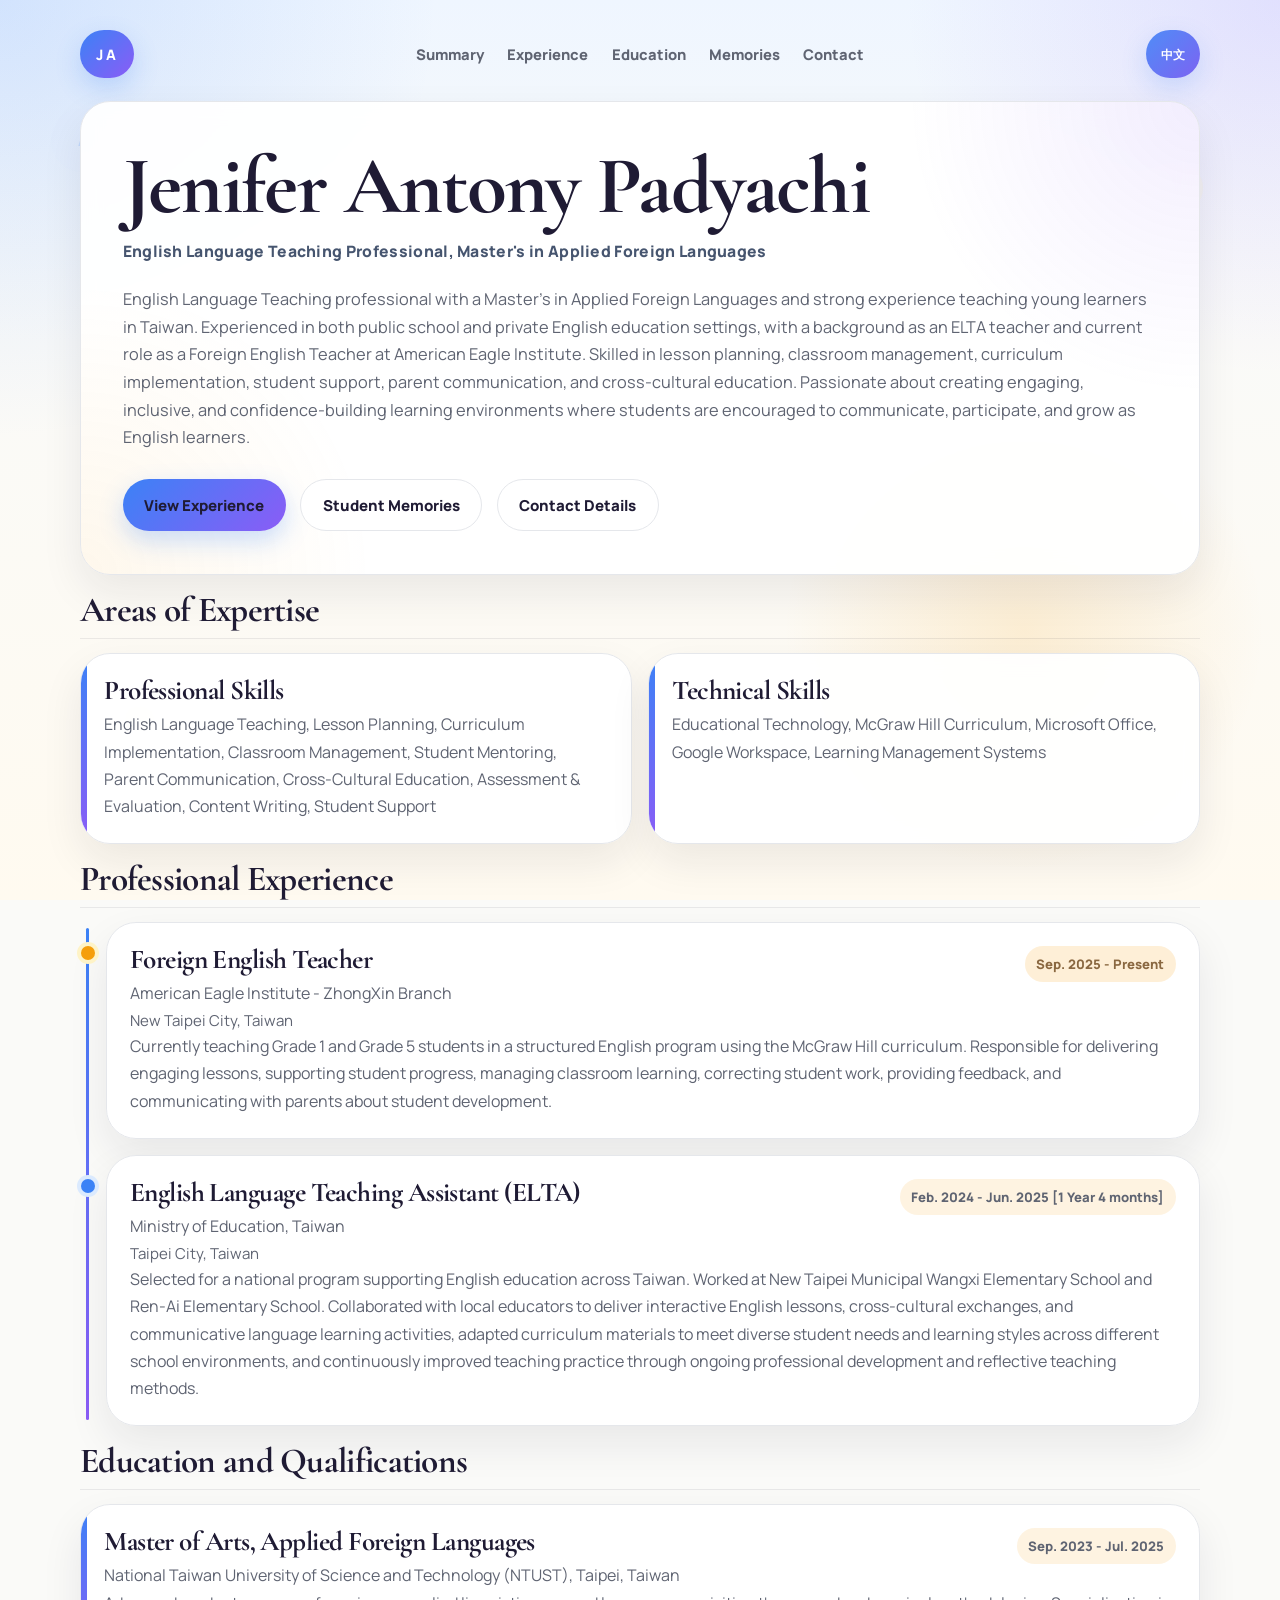
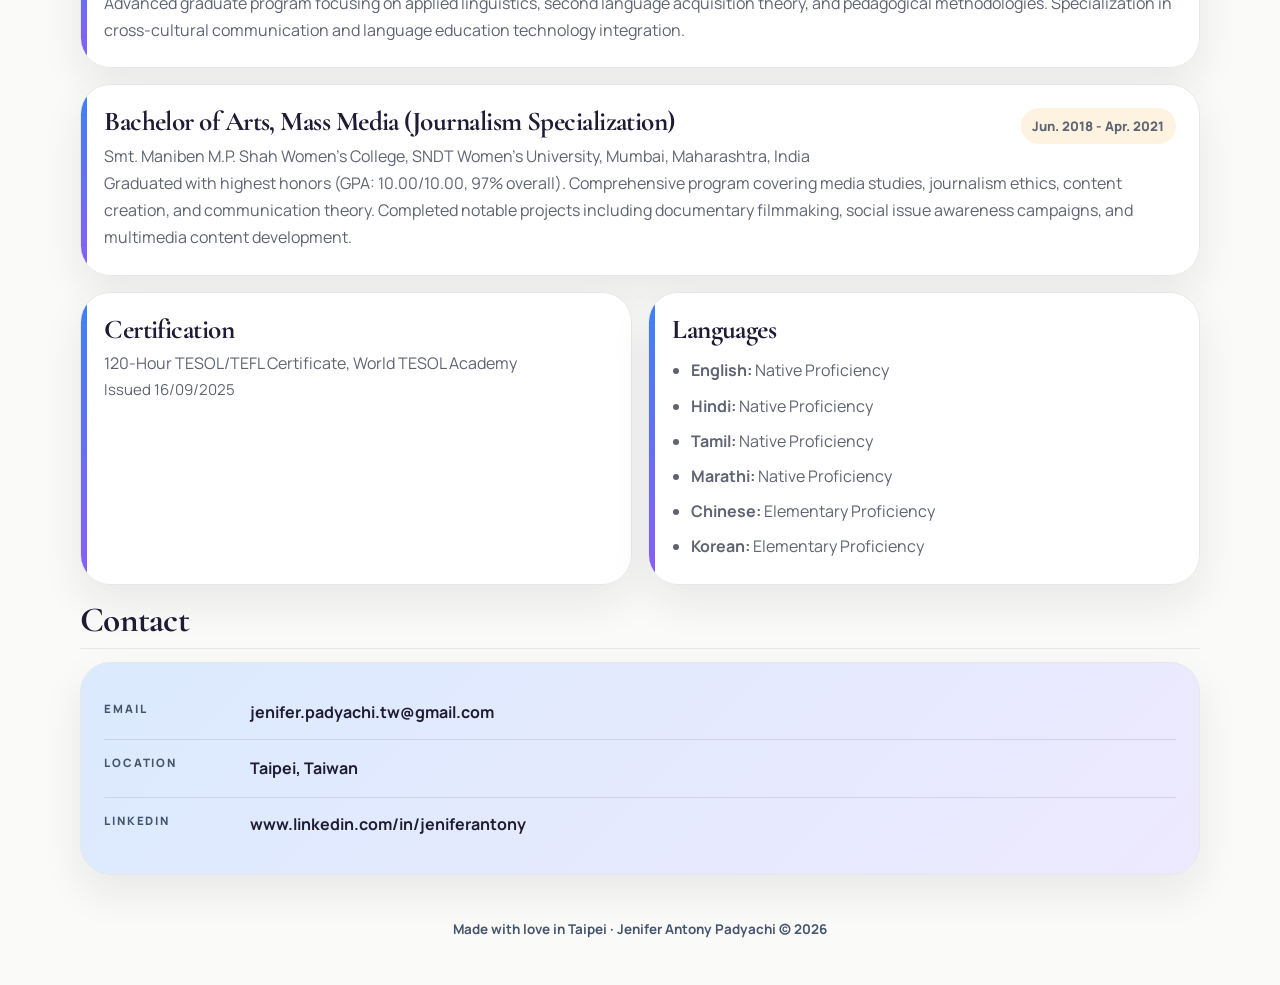
<file: index.html>
<!DOCTYPE html>
<html lang="en">
<head>
  <meta charset="UTF-8">
  <meta name="viewport" content="width=device-width, initial-scale=1.0">
  <title data-i18n-content="home.meta_title">Jenifer Antony Padyachi</title>
  <meta
    name="description"
    content="Jenifer Antony Padyachi - English Language Teaching Professional."
    data-i18n-content="home.meta_description"
  >
  <link rel="preconnect" href="https://fonts.googleapis.com">
  <link rel="preconnect" href="https://fonts.gstatic.com" crossorigin>
  <link
    href="https://fonts.googleapis.com/css2?family=Cormorant+Garamond:wght@600;700&family=Manrope:wght@400;500;600;700;800&display=swap"
    rel="stylesheet"
  >
  <link rel="stylesheet" href="styles.css">
</head>
<body data-page="home">
  <div class="site-bg" aria-hidden="true"></div>
  <div class="floating-accent accent-book" aria-hidden="true">A</div>
  <div class="floating-accent accent-star" aria-hidden="true">+</div>
  <div class="floating-accent accent-speech" aria-hidden="true">ELT</div>
  <div class="floating-accent accent-globe" aria-hidden="true">TW</div>
  <div class="page-shell">
    <header class="site-header">
      <div class="shell">
        <nav class="topbar">
          <a class="brand" href="index.html" aria-label="Jenifer Antony Padyachi home">JA</a>
          <div class="topbar-actions">
            <div class="nav-links" id="nav-links">
              <a href="#summary" data-i18n="nav.summary">Summary</a>
              <a href="#experience" data-i18n="nav.experience">Experience</a>
              <a href="#education" data-i18n="nav.education">Education</a>
              <a href="memories.html" data-i18n="nav.memories">Memories</a>
              <a href="#contact" data-i18n="nav.contact">Contact</a>
            </div>
            <button class="lang-toggle" type="button" aria-label="Switch language" data-lang-toggle>
              中文
            </button>
          </div>
          <button class="menu-toggle" type="button" aria-expanded="false" aria-controls="nav-links" data-i18n="common.menu">
            Menu
          </button>
        </nav>

        <section class="hero" id="summary">
          <div class="hero-panel" data-reveal>
            <h1><a href="http://trjenifer.com/" target="_blank" rel="noreferrer">Jenifer Antony Padyachi</a></h1>
            <p class="hero-identity" data-i18n="home.hero_identity">English Language Teaching Professional, Master's in Applied Foreign Languages</p>
            <p class="hero-summary" data-i18n="home.hero_summary">
              English Language Teaching professional with a Master's in Applied Foreign Languages and strong experience teaching young learners in Taiwan. Experienced in both public school and private English education settings, with a background as an ELTA teacher and current role as a Foreign English Teacher at American Eagle Institute. Skilled in lesson planning, classroom management, curriculum implementation, student support, parent communication, and cross-cultural education. Passionate about creating engaging, inclusive, and confidence-building learning environments where students are encouraged to communicate, participate, and grow as English learners.
            </p>
            <div class="hero-actions">
              <a class="primary-link" href="#experience" data-i18n="home.view_experience">View Experience</a>
              <a class="secondary-link" href="memories.html" data-i18n="home.student_memories">Student Memories</a>
              <a class="secondary-link" href="#contact" data-i18n="home.contact_details">Contact Details</a>
            </div>
          </div>
        </section>
      </div>
    </header>

    <main class="shell">
      <section class="section" id="expertise">
        <div class="section-heading" data-reveal>
          <h2 data-i18n="home.expertise_title">Areas of Expertise</h2>
        </div>
        <div class="expertise-grid">
          <article class="content-card" data-reveal>
            <h3 data-i18n="home.professional_skills_title">Professional Skills</h3>
            <p data-i18n="home.professional_skills_body">English Language Teaching, Lesson Planning, Curriculum Implementation, Classroom Management, Student Mentoring, Parent Communication, Cross-Cultural Education, Assessment &amp; Evaluation, Content Writing, Student Support</p>
          </article>
          <article class="content-card" data-reveal>
            <h3 data-i18n="home.technical_skills_title">Technical Skills</h3>
            <p data-i18n="home.technical_skills_body">Educational Technology, McGraw Hill Curriculum, Microsoft Office, Google Workspace, Learning Management Systems</p>
          </article>
        </div>
      </section>

      <section class="section" id="experience">
        <div class="section-heading" data-reveal>
          <h2 data-i18n="home.experience_title">Professional Experience</h2>
        </div>
        <div class="timeline">
          <article class="timeline-card" data-reveal>
            <div class="timeline-head">
              <div>
                <h3 data-i18n="home.current_role_title">Foreign English Teacher</h3>
                <p class="role-meta"><a href="https://www.facebook.com/eagletw.zx" target="_blank" rel="noreferrer">American Eagle Institute - ZhongXin Branch</a></p>
              </div>
              <p class="date-chip" data-i18n="home.current_role_date">Sep. 2025 - Present</p>
            </div>
            <p class="location-line" data-i18n="home.current_role_location">New Taipei City, Taiwan</p>
            <p class="lead-copy" data-i18n="home.current_role_body">
              Currently teaching Grade 1 and Grade 5 students in a structured English program using the McGraw Hill curriculum. Responsible for delivering engaging lessons, supporting student progress, managing classroom learning, correcting student work, providing feedback, and communicating with parents about student development.
            </p>
          </article>

          <article class="timeline-card" data-reveal>
            <div class="timeline-head">
              <div>
                <h3><a href="https://tfetp.k12ea.gov.tw/en/elta/web/home" target="_blank" rel="noreferrer" data-i18n="home.elta_title">English Language Teaching Assistant (ELTA)</a></h3>
                <p class="role-meta" data-i18n="home.elta_org">Ministry of Education, Taiwan</p>
              </div>
              <p class="date-chip" data-i18n="home.elta_date">Feb. 2024 - Jun. 2025 [1 Year 4 months]</p>
            </div>
            <p class="location-line" data-i18n="home.elta_location">Taipei City, Taiwan</p>
            <p class="lead-copy" data-i18n-html="home.elta_body">
              Selected for a national program supporting English education across Taiwan. Worked at <a href="https://www.whps.ntpc.edu.tw/" target="_blank" rel="noreferrer">New Taipei Municipal Wangxi Elementary School</a> and <a href="https://www.japs.tp.edu.tw/nss/p/index" target="_blank" rel="noreferrer">Ren-Ai Elementary School</a>. Collaborated with local educators to deliver interactive English lessons, cross-cultural exchanges, and communicative language learning activities, adapted curriculum materials to meet diverse student needs and learning styles across different school environments, and continuously improved teaching practice through ongoing professional development and reflective teaching methods.
            </p>
          </article>
        </div>
      </section>

      <section class="section dual-section" id="education">
        <div class="section-heading" data-reveal>
          <h2 data-i18n="home.education_title">Education and Qualifications</h2>
        </div>
        <div class="stack education-stack" data-reveal>
          <article class="content-card full-width-card">
            <div class="education-head">
              <div>
                <h3><a href="https://afl.ntust.edu.tw/index.php?Lang=en" target="_blank" rel="noreferrer" data-i18n="home.ma_title">Master of Arts, Applied Foreign Languages</a></h3>
                <p class="role-meta" data-i18n="home.ma_meta">National Taiwan University of Science and Technology (NTUST), Taipei, Taiwan</p>
              </div>
              <p class="date-chip" data-i18n="home.ma_date">Sep. 2023 - Jul. 2025</p>
            </div>
            <p class="education-copy" data-i18n="home.ma_body">Advanced graduate program focusing on applied linguistics, second language acquisition theory, and pedagogical methodologies. Specialization in cross-cultural communication and language education technology integration.</p>
          </article>
          <article class="content-card full-width-card">
            <div class="education-head">
              <div>
                <h3><a href="https://mmpshahcollege.in/" target="_blank" rel="noreferrer" data-i18n="home.ba_title">Bachelor of Arts, Mass Media (Journalism Specialization)</a></h3>
                <p class="role-meta" data-i18n="home.ba_meta">Smt. Maniben M.P. Shah Women's College, SNDT Women's University, Mumbai, Maharashtra, India</p>
              </div>
              <p class="date-chip" data-i18n="home.ba_date">Jun. 2018 - Apr. 2021</p>
            </div>
            <p class="education-copy" data-i18n="home.ba_body">Graduated with highest honors (GPA: 10.00/10.00, 97% overall). Comprehensive program covering media studies, journalism ethics, content creation, and communication theory. Completed notable projects including documentary filmmaking, social issue awareness campaigns, and multimedia content development.</p>
          </article>
        </div>
        <div class="dual-grid qualification-grid">
          <div class="stack" data-reveal>
            <article class="content-card">
              <h3 data-i18n="home.certification_title">Certification</h3>
              <p data-i18n-html="home.certification_body">120-Hour TESOL/TEFL Certificate, <a href="https://www.worldtesolacademy.com/" target="_blank" rel="noreferrer">World TESOL Academy</a></p>
              <p class="date-inline" data-i18n="home.certification_date">Issued 16/09/2025</p>
            </article>
          </div>
          <div class="stack" data-reveal>
            <article class="content-card">
              <h3 data-i18n="home.languages_title">Languages</h3>
              <ul class="language-list" data-i18n-html="home.languages_list">
                <li><strong>English:</strong> Native Proficiency</li>
                <li><strong>Hindi:</strong> Native Proficiency</li>
                <li><strong>Tamil:</strong> Native Proficiency</li>
                <li><strong>Marathi:</strong> Native Proficiency</li>
                <li><strong>Chinese:</strong> Elementary Proficiency</li>
                <li><strong>Korean:</strong> Elementary Proficiency</li>
              </ul>
            </article>
          </div>
        </div>
      </section>

      <section class="section" id="contact">
        <div class="section-heading" data-reveal>
          <h2 data-i18n="common.contact_title">Contact</h2>
        </div>
        <div class="contact-card" data-reveal>
          <div class="contact-row">
            <span data-i18n="common.email_label">Email</span>
            <a href="mailto:jenifer.padyachi.tw@gmail.com">jenifer.padyachi.tw@gmail.com</a>
          </div>
          <div class="contact-row">
            <span data-i18n="common.location_label">Location</span>
            <p data-i18n="common.location_value">Taipei, Taiwan</p>
          </div>
          <div class="contact-row">
            <span data-i18n="common.linkedin_label">LinkedIn</span>
            <a href="https://www.linkedin.com/in/jeniferantony" target="_blank" rel="noreferrer">www.linkedin.com/in/jeniferantony</a>
          </div>
        </div>
      </section>
    </main>

    <footer class="site-footer" data-i18n="common.footer">
      Made with love ❤️ in Taipei · Jenifer Antony Padyachi © 2026
    </footer>
  </div>

  <script src="script.js"></script>
</body>
</html>
</file>
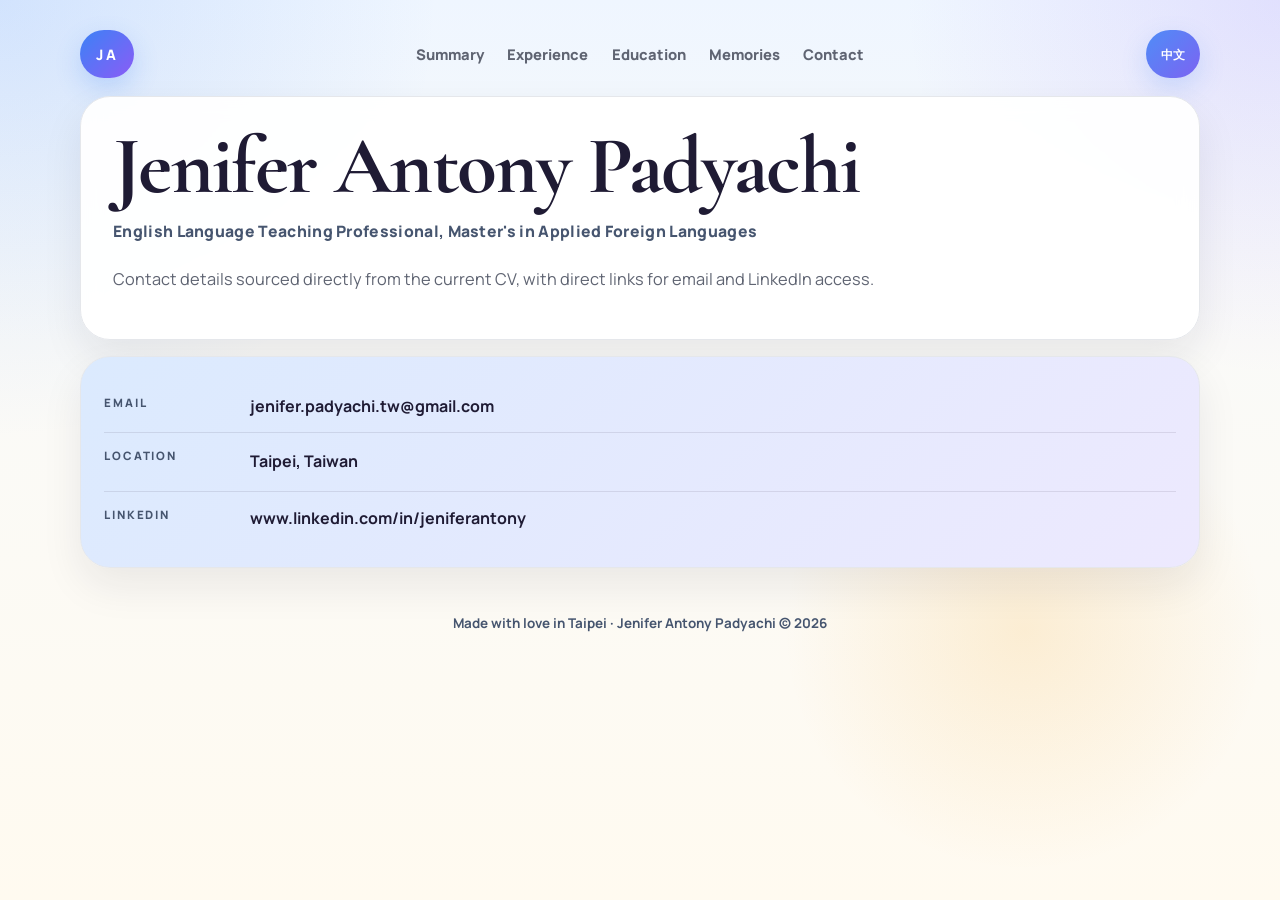
<file: contact.html>
<!DOCTYPE html>
<html lang="en">
<head>
  <meta charset="UTF-8">
  <meta name="viewport" content="width=device-width, initial-scale=1.0">
  <title data-i18n-content="contact.meta_title">Contact | Jenifer Antony Padyachi</title>
  <meta
    name="description"
    content="Contact details for Jenifer Antony Padyachi."
    data-i18n-content="contact.meta_description"
  >
  <link rel="preconnect" href="https://fonts.googleapis.com">
  <link rel="preconnect" href="https://fonts.gstatic.com" crossorigin>
  <link
    href="https://fonts.googleapis.com/css2?family=Cormorant+Garamond:wght@600;700&family=Manrope:wght@400;500;600;700;800&display=swap"
    rel="stylesheet"
  >
  <link rel="stylesheet" href="styles.css">
</head>
<body data-page="contact">
  <div class="site-bg" aria-hidden="true"></div>
  <div class="page-shell">
    <header class="site-header compact-header">
      <div class="shell">
        <nav class="topbar">
          <a class="brand" href="index.html" aria-label="Jenifer Antony Padyachi home">JA</a>
          <div class="topbar-actions">
            <div class="nav-links" id="nav-links">
              <a href="index.html#summary" data-i18n="nav.summary">Summary</a>
              <a href="index.html#experience" data-i18n="nav.experience">Experience</a>
              <a href="index.html#education" data-i18n="nav.education">Education</a>
              <a href="memories.html" data-i18n="nav.memories">Memories</a>
              <a href="contact.html" data-i18n="nav.contact">Contact</a>
            </div>
            <button class="lang-toggle" type="button" aria-label="Switch language" data-lang-toggle>
              中文
            </button>
          </div>
          <button class="menu-toggle" type="button" aria-expanded="false" aria-controls="nav-links" data-i18n="common.menu">
            Menu
          </button>
        </nav>

        <section class="simple-hero" data-reveal>
          <h1><a href="http://trjenifer.com/" target="_blank" rel="noreferrer">Jenifer Antony Padyachi</a></h1>
          <p class="hero-identity" data-i18n="home.hero_identity">English Language Teaching Professional, Master's in Applied Foreign Languages</p>
          <p class="hero-summary" data-i18n="contact.hero_summary">
            Contact details sourced directly from the current CV, with direct links for email and LinkedIn access.
          </p>
        </section>
      </div>
    </header>

    <main class="shell">
      <section class="section">
        <div class="contact-card" data-reveal>
          <div class="contact-row">
            <span data-i18n="common.email_label">Email</span>
            <a href="mailto:jenifer.padyachi.tw@gmail.com">jenifer.padyachi.tw@gmail.com</a>
          </div>
          <div class="contact-row">
            <span data-i18n="common.location_label">Location</span>
            <p data-i18n="common.location_value">Taipei, Taiwan</p>
          </div>
          <div class="contact-row">
            <span data-i18n="common.linkedin_label">LinkedIn</span>
            <a href="https://www.linkedin.com/in/jeniferantony" target="_blank" rel="noreferrer">www.linkedin.com/in/jeniferantony</a>
          </div>
        </div>
      </section>
    </main>

    <footer class="site-footer" data-i18n="common.footer">
      Made with love ❤️ in Taipei · Jenifer Antony Padyachi © 2026
    </footer>
  </div>

  <script src="script.js"></script>
</body>
</html>
</file>
<file: styles.css>
:root {
  --ink: #1f1b34;
  --sky: #3b82f6;
  --sky-light: #dbeafe;
  --sun: #f59e0b;
  --sun-light: #fef3c7;
  --mint: #10b981;
  --mint-light: #d1fae5;
  --lavender: #8b5cf6;
  --lavender-light: #ede9fe;
  --rose: #fb7185;
  --bg: #fafaf8;
  --card: rgba(255, 255, 255, 0.94);
  --card-soft: rgba(255, 255, 255, 0.76);
  --muted: #5f6472;
  --title-tone: #1f1b34;
  --subtitle-tone: #46556f;
  --meta-tone: #8a6841;
  --body-tone: #5f6472;
  --border: #e5e7eb;
  --shadow: 0 18px 42px rgba(31, 27, 52, 0.08);
  --radius-xl: 30px;
  --radius-lg: 20px;
  --radius-md: 14px;
  --shell: 1120px;
}

*,
*::before,
*::after {
  box-sizing: border-box;
}

html {
  scroll-behavior: smooth;
}

body {
  margin: 0;
  font-family: "Manrope", sans-serif;
  background: var(--bg);
  color: var(--ink);
  overflow-x: hidden;
}

body.menu-open {
  overflow: hidden;
}

a {
  color: inherit;
  text-decoration: none;
}

p,
li {
  line-height: 1.7;
  color: var(--body-tone);
}

.site-bg {
  position: fixed;
  inset: 0;
  z-index: -2;
  background:
    radial-gradient(circle at top left, rgba(59, 130, 246, 0.16), transparent 28%),
    radial-gradient(circle at right top, rgba(139, 92, 246, 0.14), transparent 24%),
    radial-gradient(circle at 80% 70%, rgba(245, 158, 11, 0.14), transparent 20%),
    linear-gradient(180deg, #eff6ff 0%, #fafaf8 38%, #fffaf0 100%);
}

.floating-accent {
  position: fixed;
  z-index: -1;
  display: grid;
  place-items: center;
  border-radius: 999px;
  font-weight: 800;
  opacity: 0.18;
  pointer-events: none;
  user-select: none;
  animation: floatY 6.5s ease-in-out infinite;
}

.accent-book {
  top: 12%;
  left: 4%;
  width: 64px;
  height: 64px;
  background: var(--sky-light);
  color: var(--sky);
}

.accent-star {
  top: 18%;
  right: 6%;
  width: 52px;
  height: 52px;
  background: var(--sun-light);
  color: #b45309;
  animation-delay: 1s;
}

.accent-speech {
  bottom: 16%;
  left: 8%;
  width: 78px;
  height: 78px;
  background: var(--mint-light);
  color: var(--mint);
  font-size: 0.88rem;
  animation-delay: 2s;
}

.accent-globe {
  right: 7%;
  bottom: 14%;
  width: 70px;
  height: 70px;
  background: var(--lavender-light);
  color: var(--lavender);
  font-size: 0.9rem;
  animation-delay: 0.5s;
}

@keyframes floatY {
  0%,
  100% {
    transform: translateY(0) rotate(-5deg);
  }
  50% {
    transform: translateY(-18px) rotate(5deg);
  }
}

.page-shell {
  padding: 0 0 2.5rem;
}

.shell {
  width: min(calc(100% - 2rem), var(--shell));
  margin: 0 auto;
}

.site-header {
  padding-top: 1rem;
}

.compact-header {
  padding-bottom: 0;
}

.topbar {
  display: flex;
  align-items: center;
  justify-content: space-between;
  gap: 1rem;
  padding: 0.9rem 0 1.1rem;
  position: relative;
}

.topbar-actions {
  display: flex;
  align-items: center;
  gap: 0.75rem;
  margin-left: auto;
}

.brand {
  display: inline-flex;
  align-items: center;
  justify-content: center;
  min-width: 3.4rem;
  padding: 0.9rem 0.85rem;
  border-radius: 999px;
  background: linear-gradient(135deg, var(--sky), var(--lavender));
  color: #fff;
  font-size: 0.9rem;
  font-weight: 800;
  letter-spacing: 0.18em;
  box-shadow: 0 10px 26px rgba(59, 130, 246, 0.24);
}

.nav-links {
  display: flex;
  align-items: center;
  gap: 1.45rem;
  position: absolute;
  left: 50%;
  transform: translateX(-50%);
  color: var(--muted);
  font-size: 0.92rem;
  font-weight: 800;
}

.nav-links a {
  transition: color 0.2s ease, opacity 0.2s ease;
}

.lang-toggle {
  display: inline-flex;
  align-items: center;
  justify-content: center;
  width: 54.39px;
  min-width: 54.39px;
  height: 47.78px;
  padding: 0;
  border: 0;
  border-radius: 999px;
  appearance: none;
  -webkit-appearance: none;
  background: linear-gradient(135deg, #4f8df7, #7c63f2);
  color: #fff;
  box-shadow: 0 10px 26px rgba(79, 141, 247, 0.22);
  font: inherit;
  font-size: 0.72rem;
  font-weight: 800;
  letter-spacing: 0;
  line-height: 1;
  cursor: pointer;
  transition: transform 0.18s ease, box-shadow 0.18s ease, opacity 0.18s ease;
  white-space: nowrap;
  overflow: hidden;
  flex: 0 0 54.39px;
}

.nav-links a:hover,
.nav-links a:focus-visible,
.lang-toggle:hover,
.lang-toggle:focus-visible {
  color: var(--subtitle-tone);
  opacity: 1;
}

.lang-toggle:hover,
.lang-toggle:focus-visible {
  transform: translateY(-2px);
  box-shadow: 0 14px 28px rgba(79, 141, 247, 0.28);
}

.menu-toggle {
  display: none;
  border: 1px solid var(--border);
  border-radius: 999px;
  padding: 0.78rem 1rem;
  background: rgba(255, 255, 255, 0.92);
  color: var(--ink);
  font: inherit;
  font-weight: 700;
}

.hero {
  display: block;
  padding: 0.35rem 0 0;
}

.hero-panel,
.content-card,
.timeline-card,
.contact-card,
.simple-hero {
  border: 1px solid var(--border);
  border-radius: var(--radius-xl);
  background: var(--card);
  box-shadow: var(--shadow);
  backdrop-filter: blur(10px);
}

.hero-panel {
  width: 100%;
  padding: 2.7rem 2.6rem;
  background:
    radial-gradient(circle at top right, rgba(139, 92, 246, 0.1), transparent 24%),
    radial-gradient(circle at bottom left, rgba(245, 158, 11, 0.08), transparent 24%),
    var(--card);
}

.simple-hero {
  padding: 1.8rem 2rem;
}

.eyebrow {
  display: inline-block;
  margin: 0 0 0.75rem;
  padding: 0.38rem 0.8rem;
  border-radius: 999px;
  background: var(--sky-light);
  color: var(--subtitle-tone);
  font-size: 0.75rem;
  font-weight: 800;
  letter-spacing: 0.18em;
  text-transform: uppercase;
}

h1,
h2,
h3 {
  margin: 0;
  font-family: "Cormorant Garamond", serif;
  line-height: 1;
  letter-spacing: -0.02em;
  color: var(--title-tone);
}

h1 {
  font-size: clamp(3rem, 7vw, 5.1rem);
}

h2 {
  font-size: clamp(2rem, 4vw, 3rem);
}

h3 {
  font-size: 1.7rem;
  margin-bottom: 0.45rem;
}

.hero-subtitle,
.role-meta,
.date-inline,
.location-line {
  color: var(--subtitle-tone);
}

.hero-identity {
  margin-top: 0.65rem;
  color: var(--subtitle-tone);
  font-size: 0.98rem;
  font-weight: 800;
  letter-spacing: 0.02em;
}

.hero-summary {
  margin-top: 1.35rem;
  color: var(--body-tone);
  font-size: 1.02rem;
}

.hero-actions {
  display: flex;
  flex-wrap: wrap;
  gap: 0.9rem;
  margin-top: 1.7rem;
}

.primary-link,
.secondary-link {
  display: inline-flex;
  align-items: center;
  justify-content: center;
  min-height: 3.25rem;
  padding: 0 1.35rem;
  border-radius: 999px;
  font-size: 0.94rem;
  font-weight: 800;
  transition: transform 0.18s ease, box-shadow 0.18s ease, border-color 0.18s ease;
}

.primary-link {
  background: linear-gradient(135deg, var(--sky), var(--lavender));
  color: #fff;
  box-shadow: 0 10px 24px rgba(59, 130, 246, 0.26);
}

.secondary-link {
  background: #fff;
  border: 1.5px solid var(--border);
  color: var(--ink);
}

.primary-link:hover,
.secondary-link:hover,
.primary-link:focus-visible,
.secondary-link:focus-visible {
  transform: translateY(-2px);
}

.secondary-link:hover,
.secondary-link:focus-visible {
  border-color: var(--sky);
}

.contact-strip {
  display: flex;
  flex-wrap: wrap;
  gap: 0.7rem;
  list-style: none;
  padding: 0;
  margin: 1.35rem 0 0;
}

.contact-strip li {
  padding: 0.58rem 0.9rem;
  border-radius: 999px;
  background: rgba(255, 255, 255, 0.88);
  border: 1px solid var(--border);
  color: var(--subtitle-tone);
  font-size: 0.9rem;
  font-weight: 700;
}

.contact-row span {
  color: var(--subtitle-tone);
  font-size: 0.72rem;
  font-weight: 800;
  letter-spacing: 0.16em;
  text-transform: uppercase;
}

.section {
  padding: 1rem 0 0;
}

.section-heading {
  margin-bottom: 0.85rem;
  padding-bottom: 0.55rem;
  border-bottom: 1px solid rgba(31, 27, 52, 0.08);
}

.section-heading h2 {
  font-size: clamp(1.65rem, 3vw, 2.2rem);
  line-height: 1.08;
}

.expertise-grid,
.dual-grid {
  display: grid;
  grid-template-columns: repeat(2, minmax(0, 1fr));
  gap: 1rem;
}

.timeline,
.stack {
  display: grid;
  gap: 1rem;
}

.education-stack {
  margin-bottom: 1rem;
}

.full-width-card {
  width: 100%;
}

.content-card,
.timeline-card,
.contact-card {
  padding: 1.45rem 1.45rem;
}

.content-card {
  position: relative;
  overflow: hidden;
}

.content-card::before {
  content: "";
  position: absolute;
  inset: 0 auto 0 0;
  width: 6px;
  border-radius: 999px;
  background: linear-gradient(180deg, var(--sky), var(--lavender));
}

.content-card p,
.timeline-card p {
  margin: 0;
  color: var(--body-tone);
}

.timeline {
  position: relative;
  padding-left: 1.6rem;
}

.timeline::before {
  content: "";
  position: absolute;
  left: 0.38rem;
  top: 0.4rem;
  bottom: 0.4rem;
  width: 3px;
  border-radius: 999px;
  background: linear-gradient(180deg, var(--sky), var(--lavender));
}

.timeline-card {
  position: relative;
}

.timeline-card::before {
  content: "";
  position: absolute;
  left: -1.62rem;
  top: 1.45rem;
  width: 14px;
  height: 14px;
  border-radius: 50%;
  background: var(--sky);
  box-shadow: 0 0 0 4px var(--sky-light);
}

.timeline-card:first-child::before {
  background: var(--sun);
  box-shadow: 0 0 0 4px var(--sun-light);
}

.timeline-head {
  display: flex;
  align-items: start;
  justify-content: space-between;
  gap: 1rem;
}

.education-head {
  display: flex;
  align-items: start;
  justify-content: space-between;
  gap: 1rem;
}

.date-chip {
  margin: 0;
  white-space: nowrap;
  padding: 0.42rem 0.72rem;
  border-radius: 999px;
  background: rgba(245, 158, 11, 0.12);
  color: var(--meta-tone);
  font-size: 0.82rem;
  font-weight: 800;
}

.timeline-card:first-child .date-chip {
  background: rgba(245, 158, 11, 0.16);
  color: var(--meta-tone);
}

.lead-copy {
  margin-top: 0.8rem;
}

.location-line,
.date-inline {
  margin-top: 0.35rem;
  font-size: 0.94rem;
}

.education-copy {
  margin-top: 0.65rem;
}

.bullet-list,
.language-list {
  margin: 0.9rem 0 0;
  padding-left: 1.15rem;
  color: var(--body-tone);
}

.bullet-list li + li,
.language-list li + li {
  margin-top: 0.5rem;
}

.contact-card {
  background: linear-gradient(135deg, var(--sky-light), var(--lavender-light));
}

.memory-hero {
  padding: 1.8rem 2rem;
}

.memory-hero h1 {
  font-size: clamp(1.65rem, 3vw, 2.2rem);
  line-height: 1.08;
}

.memory-hero .hero-identity {
  margin-top: 0.8rem;
  font-family: "Cormorant Garamond", serif;
  font-size: clamp(1.2rem, 2.2vw, 1.5rem);
  font-weight: 600;
  letter-spacing: 0;
}

.memory-hero p {
  max-width: 760px;
}

.memory-toolbar {
  display: flex;
  flex-wrap: wrap;
  align-items: center;
  justify-content: space-between;
  gap: 1rem;
  margin-bottom: 1rem;
}

.memory-count {
  margin: 0;
  color: var(--subtitle-tone);
  font-size: 0.9rem;
  font-weight: 700;
}

.memory-helper {
  margin: 0;
  color: var(--muted);
  font-size: 0.88rem;
}

.memory-empty {
  padding: 1.6rem;
  text-align: center;
}

.memory-grid {
  column-width: 240px;
  column-gap: 1rem;
}

.memory-item {
  display: inline-block;
  width: 100%;
  margin: 0 0 1rem;
  overflow: hidden;
  border: 1px solid var(--border);
  border-radius: 22px;
  background: rgba(255, 255, 255, 0.9);
  box-shadow: var(--shadow);
  break-inside: avoid;
  cursor: zoom-in;
}

.memory-figure {
  margin: 0;
}

.memory-image {
  display: block;
  width: 100%;
  height: auto;
  object-fit: cover;
}

.memory-caption {
  display: none;
}

.memory-caption p {
  margin: 0;
  color: var(--subtitle-tone);
  font-size: 0.88rem;
  font-weight: 700;
  overflow-wrap: anywhere;
}

.memory-lightbox {
  position: fixed;
  inset: 0;
  z-index: 50;
  display: grid;
  place-items: center;
  padding: 1.25rem;
  background: rgba(16, 24, 40, 0.78);
  backdrop-filter: blur(10px);
}

.memory-lightbox[hidden] {
  display: none;
}

.memory-lightbox-dialog {
  width: min(100%, 960px);
  max-height: calc(100vh - 2.5rem);
  padding: 1rem;
  border: 1px solid rgba(255, 255, 255, 0.18);
  border-radius: 24px;
  background: rgba(255, 255, 255, 0.96);
  box-shadow: 0 28px 70px rgba(15, 23, 42, 0.32);
}

.memory-lightbox-image {
  display: block;
  width: 100%;
  max-height: calc(100vh - 8.5rem);
  object-fit: contain;
  border-radius: 18px;
  background: #f8fafc;
}

.memory-lightbox-caption {
  margin: 0.85rem 0 0;
  color: var(--subtitle-tone);
  font-size: 0.92rem;
  font-weight: 700;
  text-align: center;
}

.memory-lightbox-close {
  position: absolute;
  top: 1rem;
  right: 1rem;
  min-height: 2.8rem;
  padding: 0 1rem;
  border: 0;
  border-radius: 999px;
  background: rgba(255, 255, 255, 0.94);
  color: var(--ink);
  font: inherit;
  font-weight: 800;
  cursor: pointer;
}

.contact-row {
  display: grid;
  grid-template-columns: 130px minmax(0, 1fr);
  gap: 1rem;
  align-items: start;
  padding: 0.95rem 0;
  border-bottom: 1px solid rgba(31, 27, 52, 0.1);
}

.contact-row:last-child {
  border-bottom: 0;
}

.contact-row a,
.contact-row p {
  margin: 0;
  color: var(--ink);
  font-weight: 700;
  overflow-wrap: anywhere;
}

.hero-panel a,
.timeline-card a,
.content-card a,
.contact-card a {
  color: inherit;
  text-decoration: none;
  transition: opacity 0.18s ease;
}

.hero-panel a:hover,
.timeline-card a:hover,
.content-card a:hover,
.contact-card a:hover,
.hero-panel a:focus-visible,
.timeline-card a:focus-visible,
.content-card a:focus-visible,
.contact-card a:focus-visible {
  opacity: 0.7;
}

.site-footer {
  width: min(calc(100% - 2rem), var(--shell));
  margin: 1.75rem auto 0;
  padding: 1.1rem 0 0.4rem;
  color: var(--subtitle-tone);
  font-size: 0.84rem;
  font-weight: 700;
  text-align: center;
}

[data-reveal] {
  opacity: 0;
  transform: translateY(22px);
  transition: opacity 0.55s ease, transform 0.55s ease;
}

[data-reveal].is-visible {
  opacity: 1;
  transform: translateY(0);
}

@media (max-width: 1080px) {
  h1,
  h2 {
    max-width: none;
  }
}

@media (max-width: 820px) {
  .shell {
    width: min(calc(100% - 1.25rem), var(--shell));
  }

  .expertise-grid,
  .dual-grid,
  .contact-row {
    grid-template-columns: 1fr;
  }

  .timeline-head,
  .education-head {
    display: grid;
  }

  .date-chip {
    justify-self: start;
  }
}

@media (max-width: 720px) {
  .floating-accent {
    display: none;
  }

  .page-shell {
    padding-bottom: 1.5rem;
  }

  .topbar {
    position: relative;
  }

  .topbar-actions {
    margin-left: auto;
    gap: 0.55rem;
  }

  .menu-toggle {
    display: inline-flex;
    position: absolute;
    left: 50%;
    transform: translateX(-50%);
    z-index: 21;
  }

  .nav-links {
    position: absolute;
    top: calc(100% + 0.3rem);
    right: 0;
    left: 0;
    z-index: 20;
    display: none;
    flex-direction: column;
    align-items: flex-start;
    transform: none;
    gap: 1rem;
    padding: 1rem;
    border: 1px solid var(--border);
    border-radius: var(--radius-md);
    background: rgba(255, 255, 255, 0.98);
    box-shadow: var(--shadow);
  }

  .lang-toggle {
    width: 54.39px;
    min-width: 54.39px;
    height: 47.78px;
    padding: 0;
    flex-basis: 54.39px;
  }

  .nav-links.is-open {
    display: flex;
  }

  .hero {
    gap: 0.9rem;
  }

  .hero-panel,
  .content-card,
  .timeline-card,
  .contact-card,
  .simple-hero {
    border-radius: 22px;
  }

  .hero-panel,
  .content-card,
  .timeline-card,
  .contact-card,
  .simple-hero {
    padding: 1.2rem;
  }

  .section {
    padding-top: 1.1rem;
  }

  h1 {
    font-size: clamp(2.5rem, 13vw, 3.9rem);
  }

  h2 {
    font-size: clamp(1.85rem, 9vw, 2.5rem);
  }

  .hero-actions {
    flex-direction: column;
  }

  .primary-link,
  .secondary-link {
    width: 100%;
  }

  .contact-strip li {
    width: 100%;
  }

  .timeline {
    padding-left: 1.2rem;
  }

  .timeline-card::before {
    left: -1.22rem;
  }

  .memory-grid {
    column-width: auto;
    columns: 1;
  }
}

@media (min-width: 721px) {
  .hero-actions,
  .contact-strip {
    flex-wrap: nowrap;
  }
}
</file>
